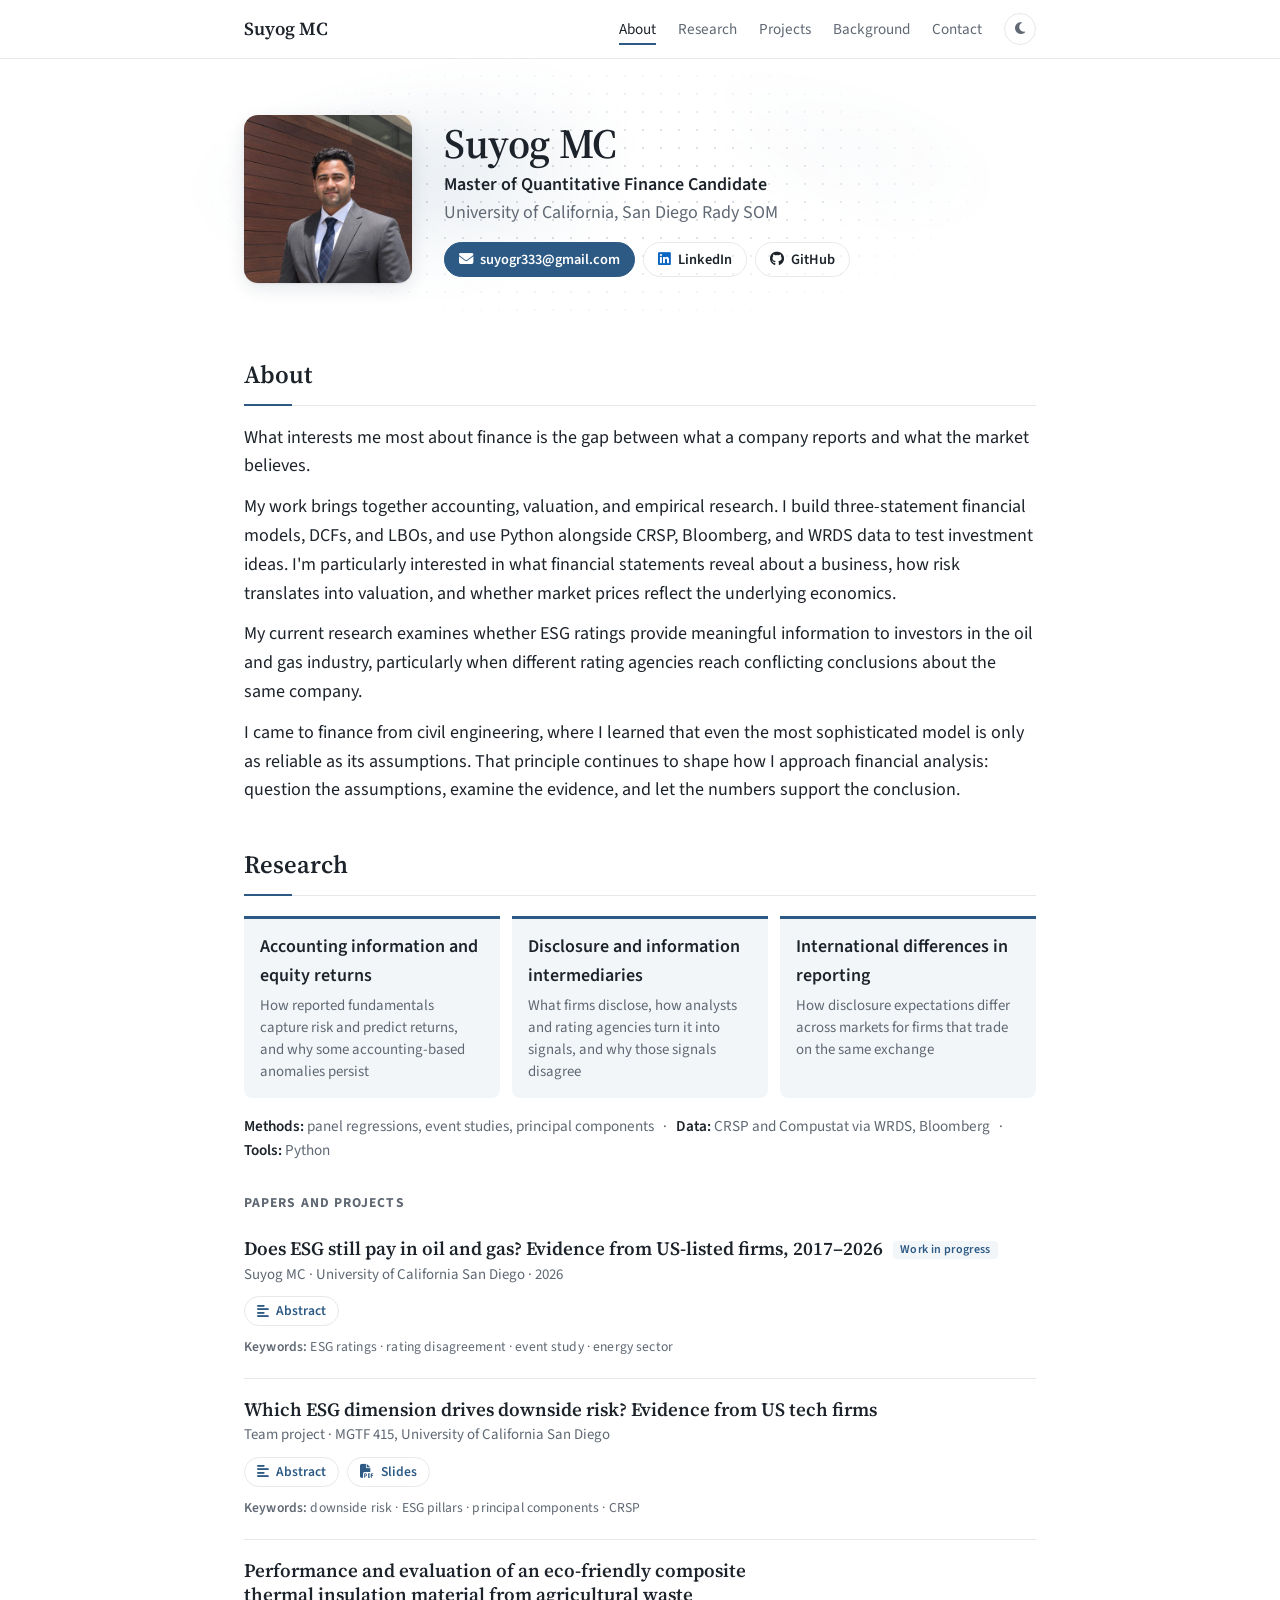
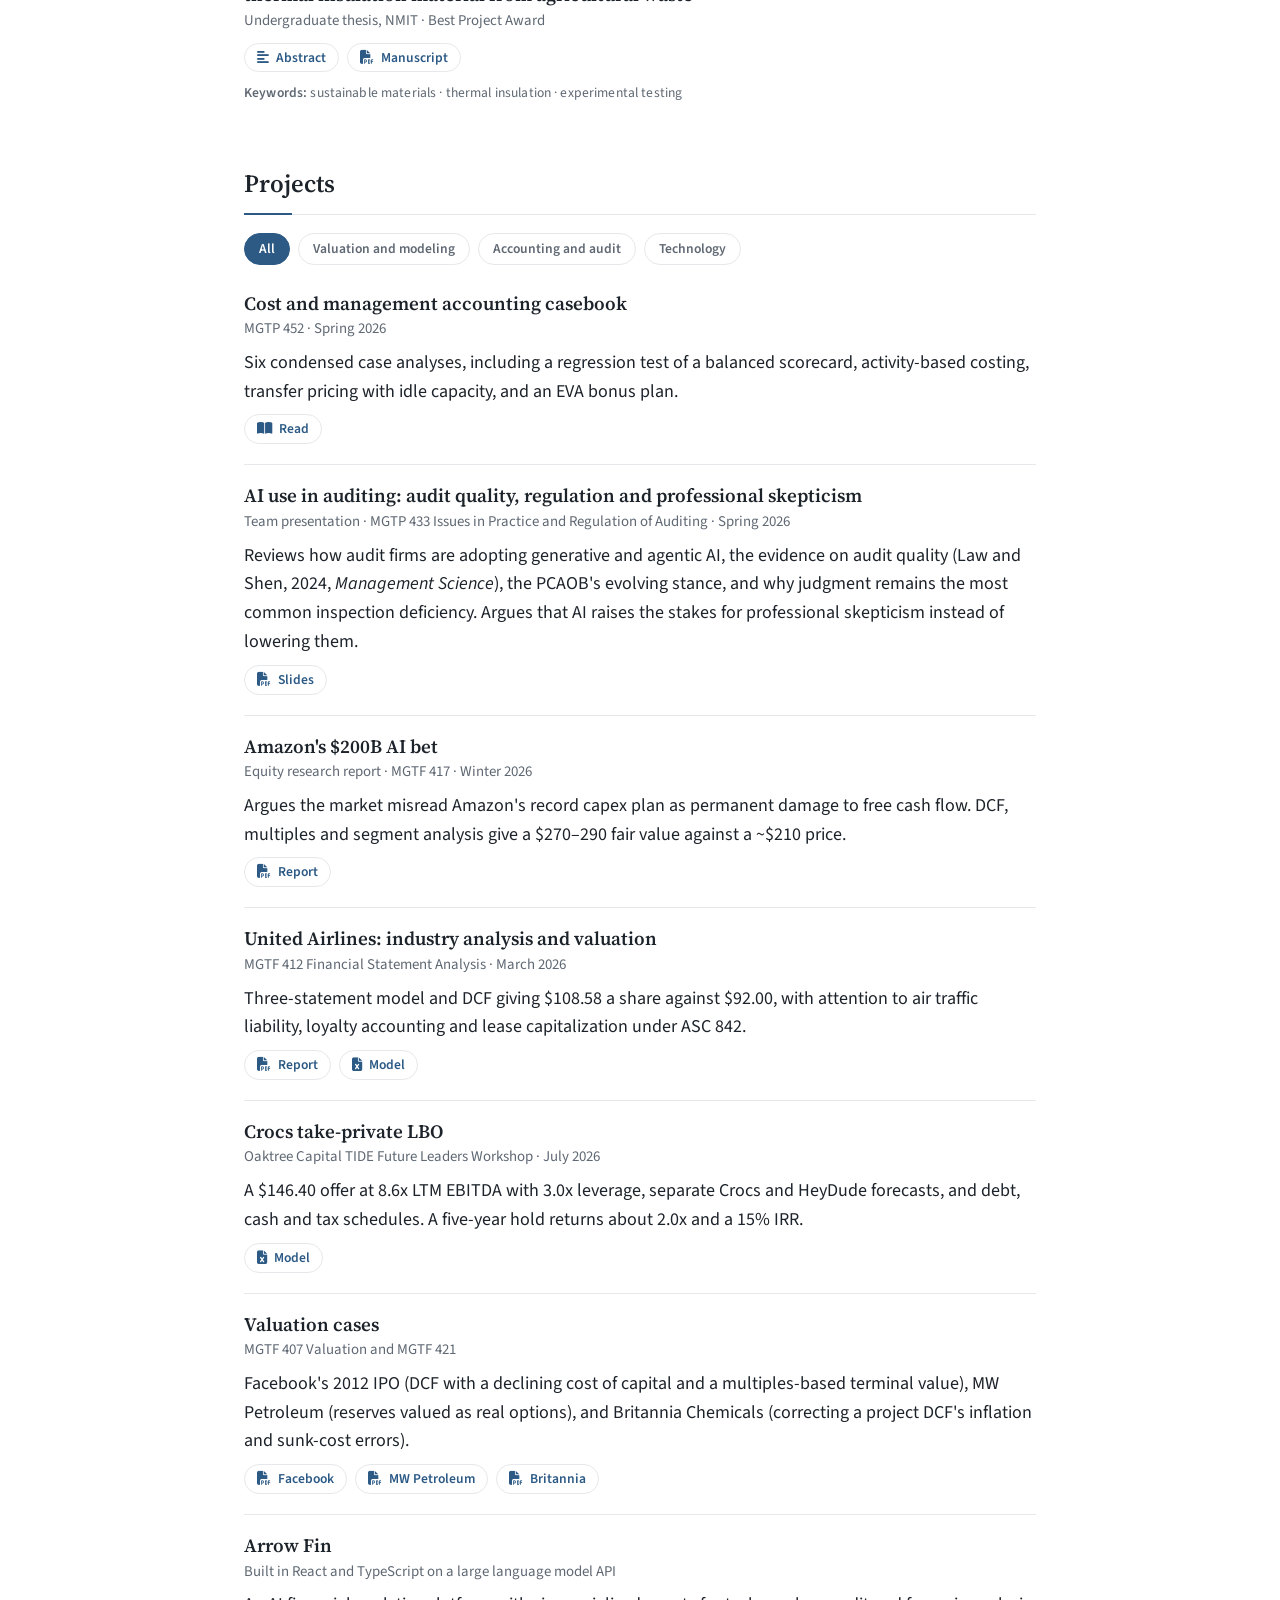
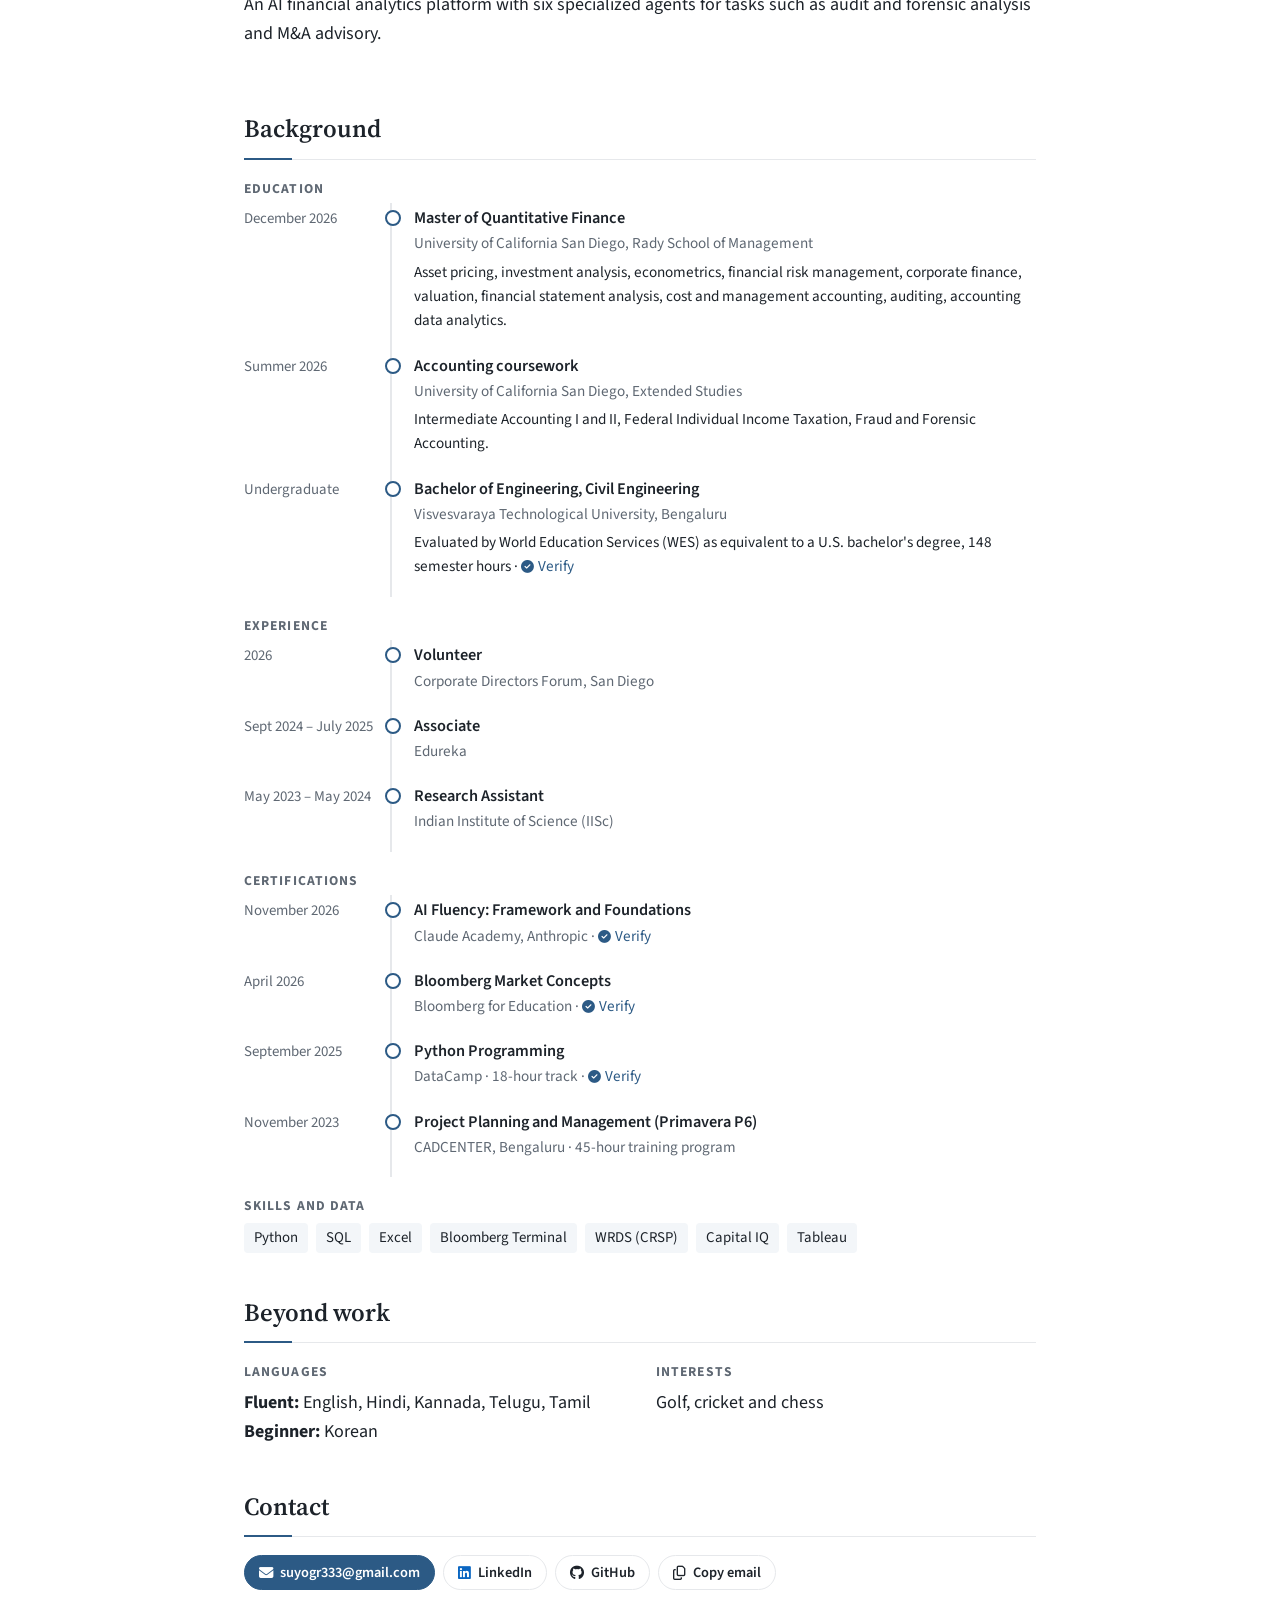
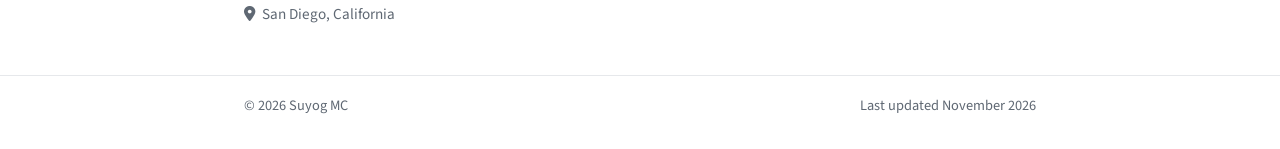
<file: index.html>
<!DOCTYPE html>
<html lang="en">
<head>
<meta charset="utf-8">
<meta name="viewport" content="width=device-width, initial-scale=1">
<title>Suyog MC</title>
<meta name="description" content="Suyog MC: accounting, valuation and empirical finance. Master of Quantitative Finance Candidate, University of California, San Diego Rady SOM.">
<meta property="og:type" content="website">
<meta property="og:title" content="Suyog MC">
<meta property="og:description" content="Accounting, valuation and empirical finance. Master of Quantitative Finance Candidate, UC San Diego Rady School of Management.">
<meta property="og:url" content="https://suyogmc333.github.io/">
<meta property="og:image" content="https://suyogmc333.github.io/assets/suyog-mc-avatar.jpg">
<meta name="twitter:card" content="summary">
<link rel="icon" href="assets/favicon.svg" type="image/svg+xml">
<link rel="preconnect" href="https://fonts.googleapis.com">
<link rel="preconnect" href="https://fonts.gstatic.com" crossorigin>
<link href="https://fonts.googleapis.com/css2?family=Source+Sans+3:wght@400;600;700&family=Source+Serif+4:opsz,wght@8..60,600&display=swap" rel="stylesheet">
<link rel="stylesheet" href="assets/fontawesome/css/all.min.css">
<script>try{var t=localStorage.getItem("theme");if(t)document.documentElement.setAttribute("data-theme",t)}catch(e){}</script>
<link rel="stylesheet" href="styles.css">
</head>
<body>

<header class="nav">
  <div class="wrap">
    <a class="brand" href="#top">Suyog MC</a>
    <nav aria-label="Sections">
      <a href="#about" class="hide-sm">About</a>
      <a href="#research">Research</a>
      <a href="#work">Projects</a>
      <a href="#background" class="hide-sm">Background</a>
      <a href="#contact">Contact</a>
      <button class="theme-toggle" type="button" aria-label="Switch theme"></button>
    </nav>
  </div>
  <div class="progress" aria-hidden="true"></div>
</header>

<main class="wrap" id="top">

  <div class="intro">
    <div class="hero-bg" aria-hidden="true"></div>
    <img src="assets/suyog-mc-avatar.jpg" alt="Portrait of Suyog MC" width="400" height="400">
    <div>
      <h1>Suyog MC</h1>
      <p class="role"><b>Master of Quantitative Finance Candidate</b><br>University of California, San Diego Rady SOM</p>
      <div class="links">
        <a class="pill primary" href="mailto:suyogr333@gmail.com"><i class="fa-solid fa-envelope" aria-hidden="true"></i>suyogr333@gmail.com</a>
        <a class="pill" href="https://www.linkedin.com/in/suyog-mc-561b44314/"><i class="fa-brands fa-linkedin" aria-hidden="true"></i>LinkedIn</a>
        <a class="pill" href="https://github.com/suyogmc333"><i class="fa-brands fa-github" aria-hidden="true"></i>GitHub</a>
      </div>
    </div>
  </div>


  <section id="about">
    <h2>About</h2>
    <div class="prose">
      <p>What interests me most about finance is the gap between what a company reports and what the market believes.</p>
      <p>My work brings together accounting, valuation, and empirical research. I build three-statement financial models, DCFs, and LBOs, and use Python alongside CRSP, Bloomberg, and WRDS data to test investment ideas. I'm particularly interested in what financial statements reveal about a business, how risk translates into valuation, and whether market prices reflect the underlying economics.</p>
      <p>My current research examines whether ESG ratings provide meaningful information to investors in the oil and gas industry, particularly when different rating agencies reach conflicting conclusions about the same company.</p>
      <p>I came to finance from civil engineering, where I learned that even the most sophisticated model is only as reliable as its assumptions. That principle continues to shape how I approach financial analysis: question the assumptions, examine the evidence, and let the numbers support the conclusion.</p>
    </div>
  </section>

  <section id="research">
    <h2>Research</h2>

    <ul class="interests">
      <li><b>Accounting information and equity returns</b><span>How reported fundamentals capture risk and predict returns, and why some accounting-based anomalies persist</span></li>
      <li><b>Disclosure and information intermediaries</b><span>What firms disclose, how analysts and rating agencies turn it into signals, and why those signals disagree</span></li>
      <li><b>International differences in reporting</b><span>How disclosure expectations differ across markets for firms that trade on the same exchange</span></li>
    </ul>
    <p class="methods"><b>Methods:</b> panel regressions, event studies, principal components <span class="sep">·</span> <b>Data:</b> CRSP and Compustat via WRDS, Bloomberg <span class="sep">·</span> <b>Tools:</b> Python</p>

    <h3 class="sub">Papers and projects</h3>

    <div class="entry paper">
      <h3>Does ESG still pay in oil and gas? Evidence from US-listed firms, 2017–2026 <span class="badge">Work in progress</span></h3>
      <p class="meta">Suyog MC · University of California San Diego · 2026</p>
      <div class="files"><button type="button" class="abs-toggle" aria-expanded="true" aria-controls="abs-1"><i class="fa-solid fa-align-left" aria-hidden="true"></i>Abstract</button></div>
      <div class="abstract" id="abs-1"><div>
        <p>Tests whether ESG scores, and each E, S and G pillar on its own, explain shareholder returns for 34 US-listed oil and gas firms from 2017 to 2026, and whether the relationship changed after the 2022 energy shock. The practical question is whether an investor using ESG data would have beaten the sector benchmark.</p>
        <p class="detail">Methods: panel of returns against pillar scores, an event study of five ESG strategy announcements by Shell, BP and Exxon, rating disagreement across Bloomberg, MSCI and Sustainalytics, and ESG-linked DCF scenarios. Data: Bloomberg, WRDS.</p>
      </div></div>
      <p class="keywords">ESG ratings · rating disagreement · event study · energy sector</p>
    </div>

    <div class="entry paper">
      <h3>Which ESG dimension drives downside risk? Evidence from US tech firms</h3>
      <p class="meta">Team project · MGTF 415, University of California San Diego</p>
      <div class="files"><button type="button" class="abs-toggle" aria-expanded="true" aria-controls="abs-2"><i class="fa-solid fa-align-left" aria-hidden="true"></i>Abstract</button><a href="work/esg-downside-risk.pdf"><i class="fa-solid fa-file-pdf" aria-hidden="true"></i>Slides</a></div>
      <div class="abstract" id="abs-2"><div>
        <p>Using about 400 US technology firms from 2015 to 2024, we regress downside volatility (the volatility of each stock's losing months) on total ESG, on the E, S and G pillars together, and on their first principal component. Higher ESG scores go with lower downside risk, and governance shows the strongest link.</p>
        <p class="detail">Data: CRSP via WRDS, Bloomberg ESG scores.</p>
      </div></div>
      <p class="keywords">downside risk · ESG pillars · principal components · CRSP</p>
    </div>

    <div class="entry paper">
      <h3>Performance and evaluation of an eco-friendly composite thermal insulation material from agricultural waste</h3>
      <p class="meta">Undergraduate thesis, NMIT · Best Project Award</p>
      <div class="files"><button type="button" class="abs-toggle" aria-expanded="true" aria-controls="abs-3"><i class="fa-solid fa-align-left" aria-hidden="true"></i>Abstract</button><a href="work/thermal-insulation-manuscript.pdf"><i class="fa-solid fa-file-pdf" aria-hidden="true"></i>Manuscript</a></div>
      <div class="abstract" id="abs-3"><div>
        <p>We made low-density particle boards from bamboo and sugarcane bagasse and tested three layer configurations against Indian Standards. Layering bagasse with bamboo roughly halved water absorption (about 24% against 45%) and cut thickness swelling from 21% to 6%.</p>
      </div></div>
      <p class="keywords">sustainable materials · thermal insulation · experimental testing</p>
    </div>
  </section>

  <section id="work">
    <h2>Projects</h2>
    <div class="filters" role="group" aria-label="Filter projects">
      <button type="button" class="active" data-filter="all">All</button>
      <button type="button" data-filter="valuation">Valuation and modeling</button>
      <button type="button" data-filter="accounting">Accounting and audit</button>
      <button type="button" data-filter="tech">Technology</button>
    </div>

    <div class="entry" data-cat="accounting">
      <h3>Cost and management accounting casebook</h3>
      <p class="meta">MGTP 452 · Spring 2026</p>
      <p class="desc">Six condensed case analyses, including a regression test of a balanced scorecard, activity-based costing, transfer pricing with idle capacity, and an EVA bonus plan.</p>
      <div class="files"><a href="casebook.html"><i class="fa-solid fa-book-open" aria-hidden="true"></i>Read</a></div>
    </div>

    <div class="entry" data-cat="accounting tech">
      <h3>AI use in auditing: audit quality, regulation and professional skepticism</h3>
      <p class="meta">Team presentation · MGTP 433 Issues in Practice and Regulation of Auditing · Spring 2026</p>
      <p class="desc">Reviews how audit firms are adopting generative and agentic AI, the evidence on audit quality (Law and Shen, 2024, <i>Management Science</i>), the PCAOB's evolving stance, and why judgment remains the most common inspection deficiency. Argues that AI raises the stakes for professional skepticism instead of lowering them.</p>
      <div class="files"><a href="work/ai-in-auditing.pdf"><i class="fa-solid fa-file-pdf" aria-hidden="true"></i>Slides</a></div>
    </div>

    <div class="entry" data-cat="valuation">
      <h3>Amazon's $200B AI bet</h3>
      <p class="meta">Equity research report · MGTF 417 · Winter 2026</p>
      <p class="desc">Argues the market misread Amazon's record capex plan as permanent damage to free cash flow. DCF, multiples and segment analysis give a $270–290 fair value against a ~$210 price.</p>
      <div class="files"><a href="work/amazon-valuation-report.pdf"><i class="fa-solid fa-file-pdf" aria-hidden="true"></i>Report</a></div>
    </div>

    <div class="entry" data-cat="valuation">
      <h3>United Airlines: industry analysis and valuation</h3>
      <p class="meta">MGTF 412 Financial Statement Analysis · March 2026</p>
      <p class="desc">Three-statement model and DCF giving $108.58 a share against $92.00, with attention to air traffic liability, loyalty accounting and lease capitalization under ASC 842.</p>
      <div class="files"><a href="work/ual-valuation-report.pdf"><i class="fa-solid fa-file-pdf" aria-hidden="true"></i>Report</a><a href="work/ual-financial-model.xlsx"><i class="fa-solid fa-file-excel" aria-hidden="true"></i>Model</a></div>
    </div>

    <div class="entry" data-cat="valuation">
      <h3>Crocs take-private LBO</h3>
      <p class="meta">Oaktree Capital TIDE Future Leaders Workshop · July 2026</p>
      <p class="desc">A $146.40 offer at 8.6x LTM EBITDA with 3.0x leverage, separate Crocs and HeyDude forecasts, and debt, cash and tax schedules. A five-year hold returns about 2.0x and a 15% IRR.</p>
      <div class="files"><a href="work/crocs-lbo-model.xlsx"><i class="fa-solid fa-file-excel" aria-hidden="true"></i>Model</a></div>
    </div>

    <div class="entry" data-cat="valuation">
      <h3>Valuation cases</h3>
      <p class="meta">MGTF 407 Valuation and MGTF 421</p>
      <p class="desc">Facebook's 2012 IPO (DCF with a declining cost of capital and a multiples-based terminal value), MW Petroleum (reserves valued as real options), and Britannia Chemicals (correcting a project DCF's inflation and sunk-cost errors).</p>
      <div class="files"><a href="work/facebook-ipo.pdf"><i class="fa-solid fa-file-pdf" aria-hidden="true"></i>Facebook</a><a href="work/mw-petroleum-real-options.pdf"><i class="fa-solid fa-file-pdf" aria-hidden="true"></i>MW Petroleum</a><a href="work/britannia-merseyside.pdf"><i class="fa-solid fa-file-pdf" aria-hidden="true"></i>Britannia</a></div>
    </div>

    <div class="entry" data-cat="tech">
      <h3>Arrow Fin</h3>
      <p class="meta">Built in React and TypeScript on a large language model API</p>
      <p class="desc">An AI financial analytics platform with six specialized agents for tasks such as audit and forensic analysis and M&amp;A advisory.</p>
    </div>
  </section>

  <section id="background">
    <h2>Background</h2>
    <h3 class="sub">Education</h3>
    <div class="cv-row"><span class="when">December 2026</span><div><h3>Master of Quantitative Finance</h3><p class="org">University of California San Diego, Rady School of Management</p><p class="desc">Asset pricing, investment analysis, econometrics, financial risk management, corporate finance, valuation, financial statement analysis, cost and management accounting, auditing, accounting data analytics.</p></div></div>
    <div class="cv-row"><span class="when">Summer 2026</span><div><h3>Accounting coursework</h3><p class="org">University of California San Diego, Extended Studies</p><p class="desc">Intermediate Accounting I and II, Federal Individual Income Taxation, Fraud and Forensic Accounting.</p></div></div>
    <div class="cv-row"><span class="when">Undergraduate</span><div><h3>Bachelor of Engineering, Civil Engineering</h3><p class="org">Visvesvaraya Technological University, Bengaluru</p><p class="desc">Evaluated by World Education Services (WES) as equivalent to a U.S. bachelor's degree, 148 semester hours · <a href="https://badges.wes.org/Evidence?i=5ef2e7b6-7db2-4c1f-a391-4ad1450ddd0e&amp;type=us"><i class="fa-solid fa-circle-check" aria-hidden="true"></i>Verify</a></p></div></div>

    <h3 class="sub">Experience</h3>
    <div class="cv-row"><span class="when">2026</span><div><h3>Volunteer</h3><p class="org">Corporate Directors Forum, San Diego</p></div></div>
    <div class="cv-row"><span class="when">Sept 2024 – July 2025</span><div><h3>Associate</h3><p class="org">Edureka</p></div></div>
    <div class="cv-row"><span class="when">May 2023 – May 2024</span><div><h3>Research Assistant</h3><p class="org">Indian Institute of Science (IISc)</p></div></div>

    <h3 class="sub">Certifications</h3>
    <div class="cv-row"><span class="when">November 2026</span><div><h3>AI Fluency: Framework and Foundations</h3><p class="org">Claude Academy, Anthropic · <a href="https://academy.claude.com/verify/12e2d61b091cbef04e90505a4654c4b0"><i class="fa-solid fa-circle-check" aria-hidden="true"></i>Verify</a></p></div></div>
    <div class="cv-row"><span class="when">April 2026</span><div><h3>Bloomberg Market Concepts</h3><p class="org">Bloomberg for Education · <a href="https://portal.bloombergforeducation.com/certificates/pGGdzAM1WZdEnH4XAJesu8HA"><i class="fa-solid fa-circle-check" aria-hidden="true"></i>Verify</a></p></div></div>
    <div class="cv-row"><span class="when">September 2025</span><div><h3>Python Programming</h3><p class="org">DataCamp · 18-hour track · <a href="https://www.datacamp.com/completed/statement-of-accomplishment/track/f2218a5eaa8f68269bfab9167956a35afdd7b692"><i class="fa-solid fa-circle-check" aria-hidden="true"></i>Verify</a></p></div></div>
    <div class="cv-row"><span class="when">November 2023</span><div><h3>Project Planning and Management (Primavera P6)</h3><p class="org">CADCENTER, Bengaluru · 45-hour training program</p></div></div>

    <h3 class="sub">Skills and data</h3>
    <div class="skills"><span>Python</span><span>SQL</span><span>Excel</span><span>Bloomberg Terminal</span><span>WRDS (CRSP)</span><span>Capital IQ</span><span>Tableau</span></div>
  </section>

  <section id="beyond">
    <h2>Beyond work</h2>
    <div class="beyond">
      <div><h3>Languages</h3><p><b>Fluent:</b> English, Hindi, Kannada, Telugu, Tamil<br><b>Beginner:</b> Korean</p></div>
      <div><h3>Interests</h3><p>Golf, cricket and chess</p></div>
    </div>
  </section>

  <section id="contact">
    <h2>Contact</h2>
    <div class="links contact-links">
      <a class="pill primary" href="mailto:suyogr333@gmail.com"><i class="fa-solid fa-envelope" aria-hidden="true"></i>suyogr333@gmail.com</a>
      <a class="pill" href="https://www.linkedin.com/in/suyog-mc-561b44314/"><i class="fa-brands fa-linkedin" aria-hidden="true"></i>LinkedIn</a>
      <a class="pill" href="https://github.com/suyogmc333"><i class="fa-brands fa-github" aria-hidden="true"></i>GitHub</a>
      <button class="pill copy-email" type="button" data-email="suyogr333@gmail.com"><i class="fa-regular fa-copy" aria-hidden="true"></i>Copy email</button>
    </div>
    <p class="location"><i class="fa-solid fa-location-dot" aria-hidden="true"></i>San Diego, California</p>
  </section>

</main>

<footer>
  <div class="wrap"><span>© 2026 Suyog MC</span><span>Last updated November 2026</span></div>
</footer>

<div class="toast" role="status" aria-live="polite"></div>
<button class="to-top" type="button" aria-label="Back to top"><i class="fa-solid fa-arrow-up" aria-hidden="true"></i></button>
<script src="site.js" defer></script>
</body>
</html>
</file>
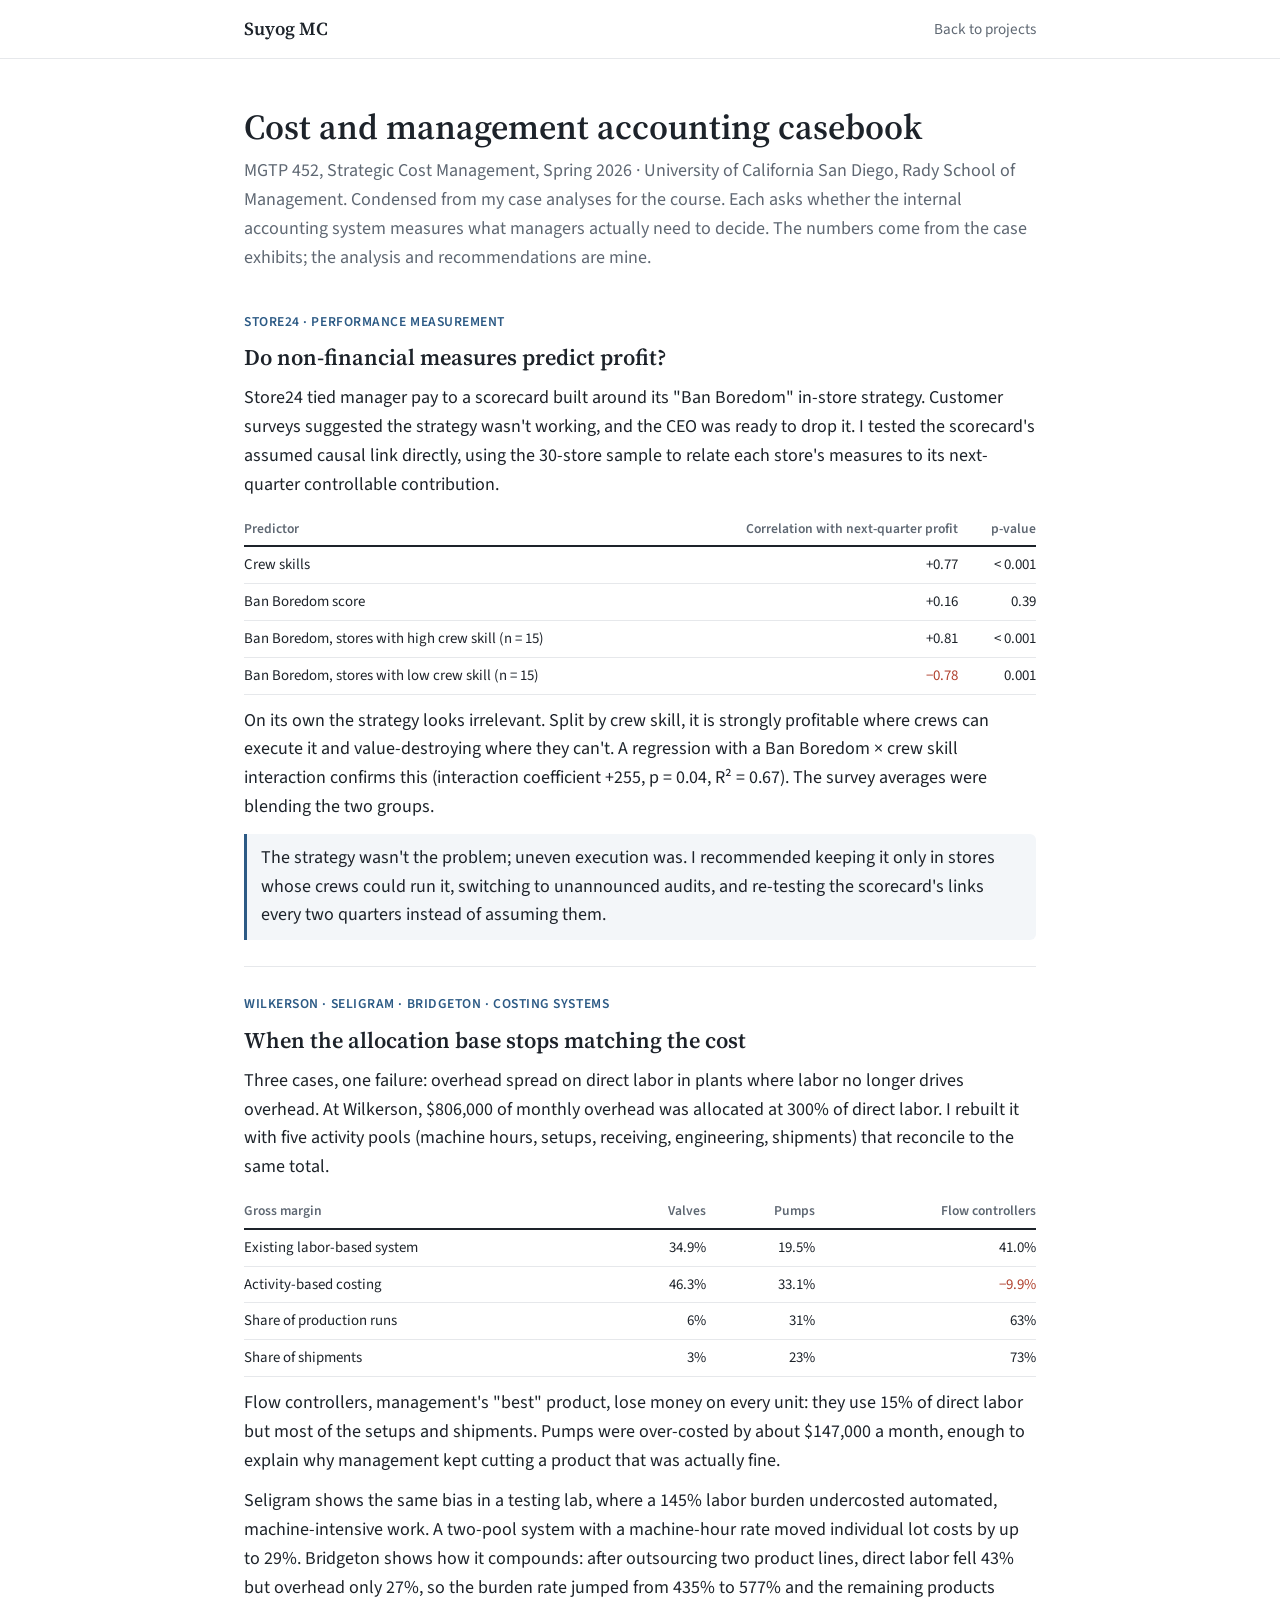
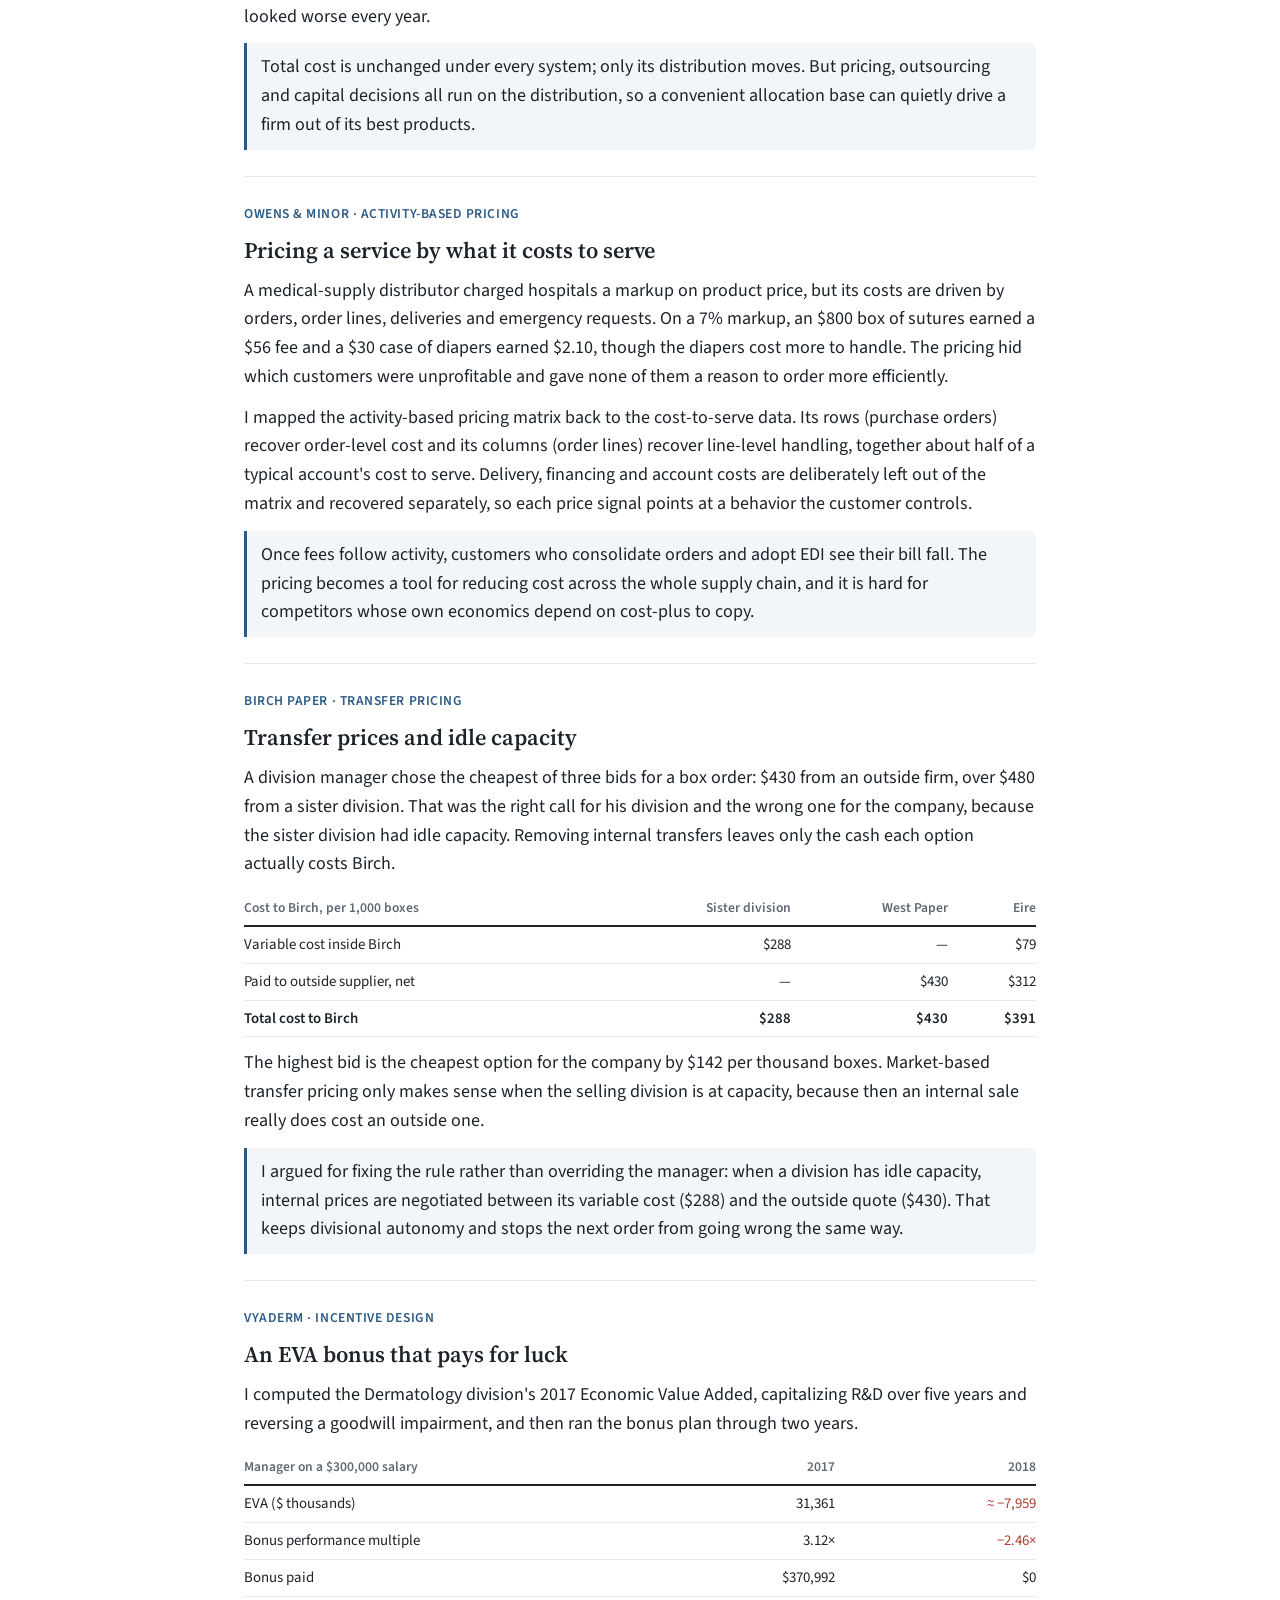
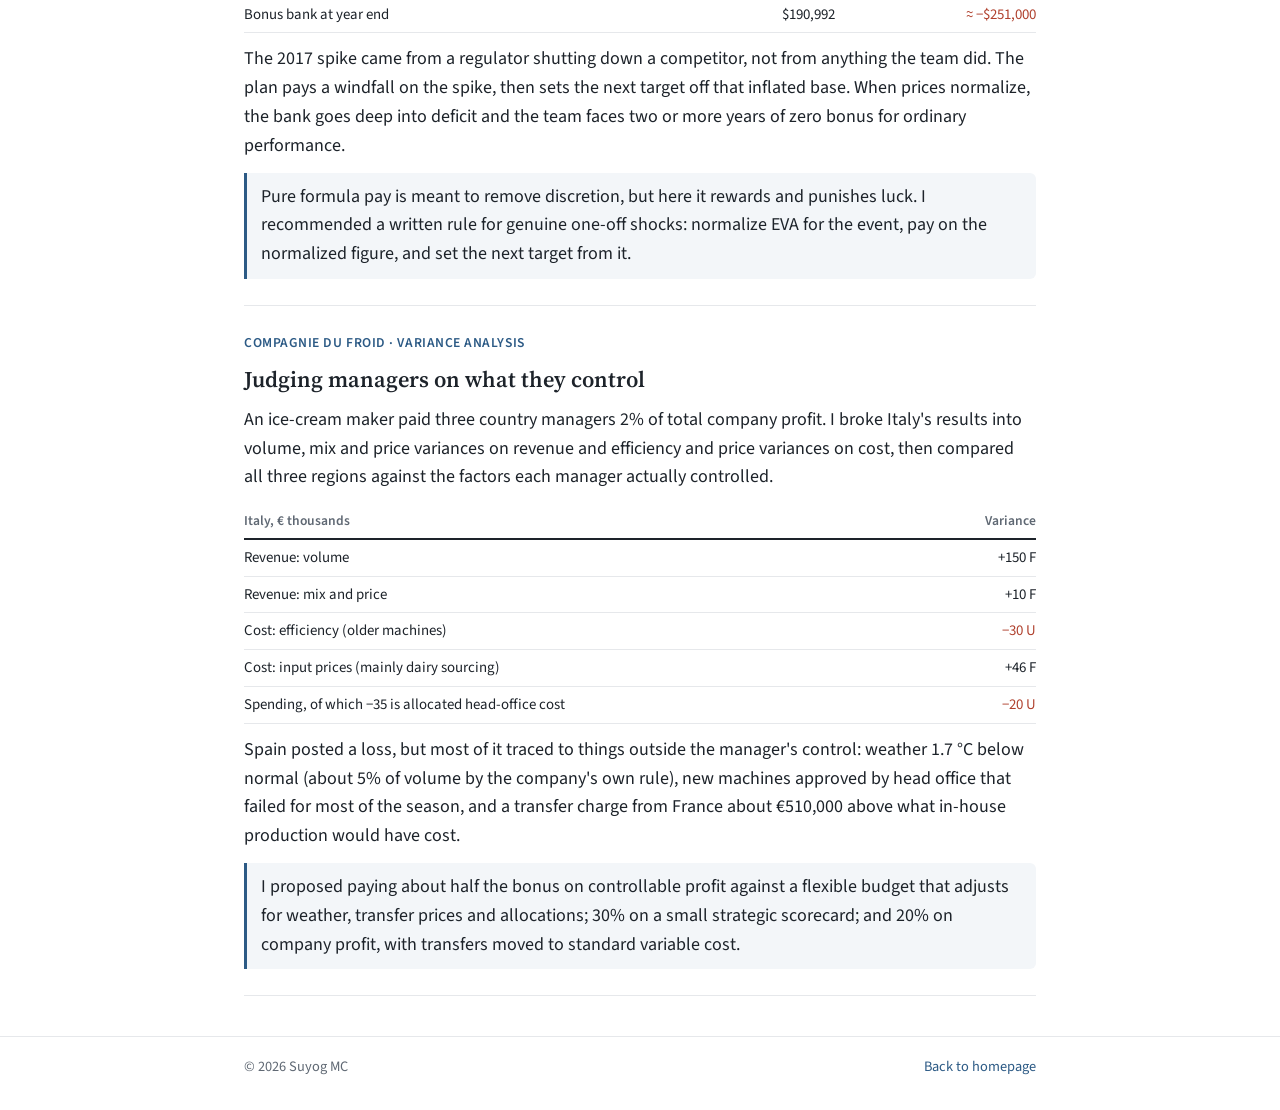
<file: casebook.html>
<!DOCTYPE html>
<html lang="en">
<head>
<meta charset="utf-8">
<meta name="viewport" content="width=device-width, initial-scale=1">
<title>Cost and Management Accounting Casebook</title>
<meta name="description" content="Suyog MC: condensed cost and management accounting case analyses, MGTP 452, University of California San Diego, Rady School of Management.">
<link rel="preconnect" href="https://fonts.googleapis.com">
<link rel="preconnect" href="https://fonts.gstatic.com" crossorigin>
<link href="https://fonts.googleapis.com/css2?family=Source+Sans+3:wght@400;600;700&family=Source+Serif+4:opsz,wght@8..60,600&display=swap" rel="stylesheet">
<script>try{var t=localStorage.getItem("theme");if(t)document.documentElement.setAttribute("data-theme",t)}catch(e){}</script>
<link rel="stylesheet" href="styles.css">
</head>
<body>
<header class="nav">
  <div class="wrap">
    <a class="brand" href="index.html">Suyog MC</a>
    <nav aria-label="Site"><a href="index.html#work">Back to projects</a></nav>
  </div>
</header>
<main class="wrap">
  <div class="page-title">
    <h1>Cost and management accounting casebook</h1>
    <p>MGTP 452, Strategic Cost Management, Spring 2026 · University of California San Diego, Rady School of Management. Condensed from my case analyses for the course. Each asks whether the internal accounting system measures what managers actually need to decide. The numbers come from the case exhibits; the analysis and recommendations are mine.</p>
  </div>
    <article class="case">
      <span class="tag">Store24 · Performance measurement</span>

        <h2>Do non-financial measures predict profit?</h2>
        <p>Store24 tied manager pay to a scorecard built around its "Ban Boredom" in-store strategy. Customer surveys suggested the strategy wasn't working, and the CEO was ready to drop it. I tested the scorecard's assumed causal link directly, using the 30-store sample to relate each store's measures to its next-quarter controllable contribution.</p>
        <div class="table-scroll">
          <table class="num">
            <thead><tr><th>Predictor</th><th>Correlation with next-quarter profit</th><th>p-value</th></tr></thead>
            <tbody>
              <tr><td>Crew skills</td><td>+0.77</td><td>&lt; 0.001</td></tr>
              <tr><td>Ban Boredom score</td><td>+0.16</td><td>0.39</td></tr>
              <tr><td>Ban Boredom, stores with high crew skill (n = 15)</td><td>+0.81</td><td>&lt; 0.001</td></tr>
              <tr><td>Ban Boredom, stores with low crew skill (n = 15)</td><td class="neg">−0.78</td><td>0.001</td></tr>
            </tbody>
          </table>
        </div>
        <p>On its own the strategy looks irrelevant. Split by crew skill, it is strongly profitable where crews can execute it and value-destroying where they can't. A regression with a Ban Boredom × crew skill interaction confirms this (interaction coefficient +255, p = 0.04, R² = 0.67). The survey averages were blending the two groups.</p>
        <p class="take">The strategy wasn't the problem; uneven execution was. I recommended keeping it only in stores whose crews could run it, switching to unannounced audits, and re-testing the scorecard's links every two quarters instead of assuming them.</p>
    </article>
    <article class="case">
      <span class="tag">Wilkerson · Seligram · Bridgeton · Costing systems</span>

        <h2>When the allocation base stops matching the cost</h2>
        <p>Three cases, one failure: overhead spread on direct labor in plants where labor no longer drives overhead. At Wilkerson, $806,000 of monthly overhead was allocated at 300% of direct labor. I rebuilt it with five activity pools (machine hours, setups, receiving, engineering, shipments) that reconcile to the same total.</p>
        <div class="table-scroll">
          <table class="num">
            <thead><tr><th>Gross margin</th><th>Valves</th><th>Pumps</th><th>Flow controllers</th></tr></thead>
            <tbody>
              <tr><td>Existing labor-based system</td><td>34.9%</td><td>19.5%</td><td>41.0%</td></tr>
              <tr><td>Activity-based costing</td><td>46.3%</td><td>33.1%</td><td class="neg">−9.9%</td></tr>
              <tr><td>Share of production runs</td><td>6%</td><td>31%</td><td>63%</td></tr>
              <tr><td>Share of shipments</td><td>3%</td><td>23%</td><td>73%</td></tr>
            </tbody>
          </table>
        </div>
        <p>Flow controllers, management's "best" product, lose money on every unit: they use 15% of direct labor but most of the setups and shipments. Pumps were over-costed by about $147,000 a month, enough to explain why management kept cutting a product that was actually fine.</p>
        <p>Seligram shows the same bias in a testing lab, where a 145% labor burden undercosted automated, machine-intensive work. A two-pool system with a machine-hour rate moved individual lot costs by up to 29%. Bridgeton shows how it compounds: after outsourcing two product lines, direct labor fell 43% but overhead only 27%, so the burden rate jumped from 435% to 577% and the remaining products looked worse every year.</p>
        <p class="take">Total cost is unchanged under every system; only its distribution moves. But pricing, outsourcing and capital decisions all run on the distribution, so a convenient allocation base can quietly drive a firm out of its best products.</p>
    </article>
    <article class="case">
      <span class="tag">Owens &amp; Minor · Activity-based pricing</span>

        <h2>Pricing a service by what it costs to serve</h2>
        <p>A medical-supply distributor charged hospitals a markup on product price, but its costs are driven by orders, order lines, deliveries and emergency requests. On a 7% markup, an $800 box of sutures earned a $56 fee and a $30 case of diapers earned $2.10, though the diapers cost more to handle. The pricing hid which customers were unprofitable and gave none of them a reason to order more efficiently.</p>
        <p>I mapped the activity-based pricing matrix back to the cost-to-serve data. Its rows (purchase orders) recover order-level cost and its columns (order lines) recover line-level handling, together about half of a typical account's cost to serve. Delivery, financing and account costs are deliberately left out of the matrix and recovered separately, so each price signal points at a behavior the customer controls.</p>
        <p class="take">Once fees follow activity, customers who consolidate orders and adopt EDI see their bill fall. The pricing becomes a tool for reducing cost across the whole supply chain, and it is hard for competitors whose own economics depend on cost-plus to copy.</p>
    </article>
    <article class="case">
      <span class="tag">Birch Paper · Transfer pricing</span>

        <h2>Transfer prices and idle capacity</h2>
        <p>A division manager chose the cheapest of three bids for a box order: $430 from an outside firm, over $480 from a sister division. That was the right call for his division and the wrong one for the company, because the sister division had idle capacity. Removing internal transfers leaves only the cash each option actually costs Birch.</p>
        <div class="table-scroll">
          <table class="num">
            <thead><tr><th>Cost to Birch, per 1,000 boxes</th><th>Sister division</th><th>West Paper</th><th>Eire</th></tr></thead>
            <tbody>
              <tr><td>Variable cost inside Birch</td><td>$288</td><td>—</td><td>$79</td></tr>
              <tr><td>Paid to outside supplier, net</td><td>—</td><td>$430</td><td>$312</td></tr>
              <tr class="total"><td>Total cost to Birch</td><td>$288</td><td>$430</td><td>$391</td></tr>
            </tbody>
          </table>
        </div>
        <p>The highest bid is the cheapest option for the company by $142 per thousand boxes. Market-based transfer pricing only makes sense when the selling division is at capacity, because then an internal sale really does cost an outside one.</p>
        <p class="take">I argued for fixing the rule rather than overriding the manager: when a division has idle capacity, internal prices are negotiated between its variable cost ($288) and the outside quote ($430). That keeps divisional autonomy and stops the next order from going wrong the same way.</p>
    </article>
    <article class="case">
      <span class="tag">Vyaderm · Incentive design</span>

        <h2>An EVA bonus that pays for luck</h2>
        <p>I computed the Dermatology division's 2017 Economic Value Added, capitalizing R&amp;D over five years and reversing a goodwill impairment, and then ran the bonus plan through two years.</p>
        <div class="table-scroll">
          <table class="num">
            <thead><tr><th>Manager on a $300,000 salary</th><th>2017</th><th>2018</th></tr></thead>
            <tbody>
              <tr><td>EVA ($ thousands)</td><td>31,361</td><td class="neg">≈ −7,959</td></tr>
              <tr><td>Bonus performance multiple</td><td>3.12×</td><td class="neg">−2.46×</td></tr>
              <tr><td>Bonus paid</td><td>$370,992</td><td>$0</td></tr>
              <tr><td>Bonus bank at year end</td><td>$190,992</td><td class="neg">≈ −$251,000</td></tr>
            </tbody>
          </table>
        </div>
        <p>The 2017 spike came from a regulator shutting down a competitor, not from anything the team did. The plan pays a windfall on the spike, then sets the next target off that inflated base. When prices normalize, the bank goes deep into deficit and the team faces two or more years of zero bonus for ordinary performance.</p>
        <p class="take">Pure formula pay is meant to remove discretion, but here it rewards and punishes luck. I recommended a written rule for genuine one-off shocks: normalize EVA for the event, pay on the normalized figure, and set the next target from it.</p>
    </article>
    <article class="case">
      <span class="tag">Compagnie du Froid · Variance analysis</span>

        <h2>Judging managers on what they control</h2>
        <p>An ice-cream maker paid three country managers 2% of total company profit. I broke Italy's results into volume, mix and price variances on revenue and efficiency and price variances on cost, then compared all three regions against the factors each manager actually controlled.</p>
        <div class="table-scroll">
          <table class="num">
            <thead><tr><th>Italy, € thousands</th><th>Variance</th></tr></thead>
            <tbody>
              <tr><td>Revenue: volume</td><td>+150 F</td></tr>
              <tr><td>Revenue: mix and price</td><td>+10 F</td></tr>
              <tr><td>Cost: efficiency (older machines)</td><td class="neg">−30 U</td></tr>
              <tr><td>Cost: input prices (mainly dairy sourcing)</td><td>+46 F</td></tr>
              <tr><td>Spending, of which −35 is allocated head-office cost</td><td class="neg">−20 U</td></tr>
            </tbody>
          </table>
        </div>
        <p>Spain posted a loss, but most of it traced to things outside the manager's control: weather 1.7 °C below normal (about 5% of volume by the company's own rule), new machines approved by head office that failed for most of the season, and a transfer charge from France about €510,000 above what in-house production would have cost.</p>
        <p class="take">I proposed paying about half the bonus on controllable profit against a flexible budget that adjusts for weather, transfer prices and allocations; 30% on a small strategic scorecard; and 20% on company profit, with transfers moved to standard variable cost.</p>
    </article>
</main>
<footer>
  <div class="wrap"><span>© 2026 Suyog MC</span><a href="index.html">Back to homepage</a></div>
</footer>
</body>
</html>
</file>
<file: styles.css>
/* Suyog MC — academic homepage.
   One narrow column, white page, small round portrait, serif headings, one muted blue accent. */
:root {
  --bg: #ffffff;
  --ink: #1d232a;
  --muted: #5f6873;
  --rule: #e6e8eb;
  --accent: #2c5a85;
  --soft: #f3f6f9;
  --neg: #b0412e;
  --font-head: "Source Serif 4", Georgia, "Times New Roman", serif;
  --font-body: "Source Sans 3", "Helvetica Neue", Arial, sans-serif;
  color-scheme: light;
}
@media (prefers-color-scheme: dark) {
  :root:not([data-theme="light"]) { --bg: #12161b; --ink: #e6e8eb; --muted: #a0a8b2; --rule: #262d35; --accent: #8db8e3; --soft: #1a2027; --neg: #ef8b75; color-scheme: dark; }
}
:root[data-theme="dark"] { --bg: #12161b; --ink: #e6e8eb; --muted: #a0a8b2; --rule: #262d35; --accent: #8db8e3; --soft: #1a2027; --neg: #ef8b75; color-scheme: dark; }

* { box-sizing: border-box; }
html { scroll-behavior: smooth; scroll-padding-top: 72px; }
@media (prefers-reduced-motion: reduce) { html { scroll-behavior: auto; } }
body { margin: 0; background: var(--bg); color: var(--ink); font-family: var(--font-body); font-size: 18px; line-height: 1.6; -webkit-font-smoothing: antialiased; }
h1, h2, h3 { font-family: var(--font-head); font-weight: 600; margin: 0; text-wrap: balance; }
p { margin: 0; }
a { color: var(--accent); text-decoration: none; }
a:hover { text-decoration: underline; text-underline-offset: 3px; }
a:focus-visible { outline: 2px solid var(--accent); outline-offset: 2px; border-radius: 3px; }
img { max-width: 100%; display: block; }
.wrap { max-width: 840px; margin: 0 auto; padding: 0 24px; }

/* Nav */
.nav { position: sticky; top: 0; z-index: 5; background: var(--bg); border-bottom: 1px solid var(--rule); }
.nav .wrap { display: flex; justify-content: space-between; align-items: center; height: 58px; gap: 16px; }
.nav .brand { font-family: var(--font-head); font-weight: 600; font-size: 1.15rem; color: var(--ink); }
.nav nav { display: flex; gap: 22px; }
.nav nav a { color: var(--muted); font-size: 0.95rem; }
.nav nav a:hover { color: var(--accent); text-decoration: none; }
@media (max-width: 640px) { .nav nav a.hide-sm { display: none; } }

/* Intro */
.intro { display: flex; gap: 32px; align-items: center; padding: 56px 0 40px; }
.intro img { width: 168px; height: 168px; border-radius: 14px; object-fit: contain; flex: none; box-shadow: 0 1px 2px rgba(0,0,0,0.08), 0 6px 18px rgba(20,40,60,0.10); }
.intro h1 { font-size: 2.6rem; line-height: 1.1; letter-spacing: -0.01em; }
.intro .tagline { color: var(--accent); font-weight: 600; margin-top: 6px; }
.intro .role { color: var(--muted); margin-top: 4px; }
.intro .links { display: flex; flex-wrap: wrap; gap: 8px; margin-top: 14px; }
.pill { display: inline-flex; align-items: center; font-size: 0.9rem; font-weight: 600; padding: 5px 14px; border: 1px solid var(--rule); border-radius: 999px; color: var(--ink); }
.pill:hover { border-color: var(--accent); color: var(--accent); text-decoration: none; }
.pill.primary { background: var(--accent); border-color: var(--accent); color: #fff; }
.pill.primary:hover { color: #fff; filter: brightness(1.1); }
@media (max-width: 560px) { .intro { flex-direction: column; align-items: flex-start; gap: 18px; padding-top: 32px; } .intro img { width: 132px; height: 132px; } .intro h1 { font-size: 2.1rem; } }

/* Sections */
section { padding: 32px 0 8px; }
section > h2 { font-size: 1.55rem; padding-bottom: 10px; border-bottom: 1px solid var(--rule); margin-bottom: 18px; position: relative; }
section > h2::after { content: ""; position: absolute; left: 0; bottom: -1px; width: 48px; height: 2px; background: var(--accent); }
.prose { display: flex; flex-direction: column; gap: 12px; }
.interests { list-style: none; margin: 20px 0 0; padding: 0; display: grid; grid-template-columns: repeat(3, minmax(0, 1fr)); gap: 12px; }
@media (max-width: 720px) { .interests { grid-template-columns: 1fr; } }
.interests li { background: var(--soft); border-top: 3px solid var(--accent); padding: 14px 16px; border-radius: 0 0 8px 8px; }
.interests b { font-weight: 600; }
.interests span { color: var(--muted); display: block; font-size: 0.93rem; margin-top: 4px; line-height: 1.5; }

/* Entries */
.entry { padding: 18px 0 20px; border-bottom: 1px solid var(--rule); }
.entry:last-child { border-bottom: none; }
.entry h3 { font-size: 1.18rem; line-height: 1.3; }
.entry .meta { color: var(--muted); font-size: 0.93rem; margin-top: 2px; }
.entry p.desc { margin-top: 8px; }
.entry .detail { color: var(--muted); font-size: 0.93rem; margin-top: 6px; }
.badge { display: inline-block; font-family: var(--font-body); font-size: 0.75rem; font-weight: 600; letter-spacing: 0.03em; color: var(--accent); background: var(--soft); border-radius: 4px; padding: 1px 7px; margin-left: 6px; vertical-align: 2px; }
.files { display: flex; flex-wrap: wrap; gap: 6px 14px; margin-top: 8px; font-size: 0.93rem; font-weight: 600; }
.files { gap: 8px; }
.files a { font-size: 0.85rem; padding: 3px 12px; border: 1px solid var(--rule); border-radius: 999px; background: var(--bg); }
.files a:hover { border-color: var(--accent); text-decoration: none; }
.files a i { color: var(--accent); }

/* Background */
.cv-row { display: grid; grid-template-columns: 130px 1fr; gap: 16px; padding: 10px 0; }
.cv-row .when { color: var(--muted); font-size: 0.93rem; padding-top: 2px; }
.cv-row h3 { font-family: var(--font-body); font-size: 1.02rem; font-weight: 600; }
.cv-row .org { color: var(--muted); font-size: 0.95rem; }
.cv-row p.desc { font-size: 0.95rem; margin-top: 4px; }
@media (max-width: 560px) { .cv-row { grid-template-columns: 1fr; gap: 2px; } }
h3.sub { font-family: var(--font-body); font-size: 0.85rem; font-weight: 700; letter-spacing: 0.08em; text-transform: uppercase; color: var(--muted); margin: 18px 0 4px; }
.skills { display: flex; flex-wrap: wrap; gap: 8px; margin-top: 6px; }
.skills span { background: var(--soft); border-radius: 4px; padding: 3px 10px; font-size: 0.93rem; }

footer { margin-top: 40px; border-top: 1px solid var(--rule); }
footer .wrap { display: flex; justify-content: space-between; flex-wrap: wrap; gap: 8px; padding-top: 18px; padding-bottom: 32px; color: var(--muted); font-size: 0.9rem; }

/* Casebook */
.page-title { padding: 48px 0 12px; }
.page-title h1 { font-size: 2.2rem; line-height: 1.15; }
.page-title p { color: var(--muted); margin-top: 10px; }
.case { padding: 26px 0; border-bottom: 1px solid var(--rule); display: flex; flex-direction: column; gap: 12px; }
.case .tag { color: var(--accent); font-size: 0.85rem; font-weight: 600; letter-spacing: 0.04em; text-transform: uppercase; }
.case h2 { font-size: 1.4rem; line-height: 1.25; }
.table-scroll { overflow-x: auto; }
.num { width: 100%; border-collapse: collapse; font-variant-numeric: tabular-nums; font-size: 0.93rem; }
.num th { text-align: right; font-weight: 600; color: var(--muted); padding: 6px 0 6px 12px; border-bottom: 2px solid var(--ink); font-size: 0.85rem; }
.num th:first-child, .num td:first-child { text-align: left; padding-left: 0; }
.num td { text-align: right; padding: 6px 0 6px 12px; border-bottom: 1px solid var(--rule); }
.num tr.total td { font-weight: 600; border-top: 1px solid var(--ink); }
.neg { color: var(--neg); }
.take { background: var(--soft); border-left: 3px solid var(--accent); padding: 10px 14px; border-radius: 0 6px 6px 0; }

/* Personal brand additions */
.intro .role b { color: var(--ink); font-weight: 600; }
.strengths { list-style: none; margin: 20px 0 0; padding: 0; display: grid; grid-template-columns: repeat(2, minmax(0, 1fr)); gap: 12px; }
@media (max-width: 640px) { .strengths { grid-template-columns: 1fr; } }
.strengths li { background: var(--soft); border-top: 3px solid var(--accent); padding: 14px 16px 16px; border-radius: 0 0 8px 8px; }
.strengths b { display: block; font-weight: 600; }
.strengths span { display: block; color: var(--muted); font-size: 0.93rem; margin-top: 4px; line-height: 1.5; }
.glance { display: grid; grid-template-columns: repeat(4, minmax(0, 1fr)); gap: 12px; margin: 4px 0 8px; }
@media (max-width: 640px) { .glance { grid-template-columns: repeat(2, minmax(0, 1fr)); } }
.glance div { border: 1px solid var(--rule); border-radius: 8px; padding: 12px 14px; }
.glance b { display: block; font-family: var(--font-head); font-size: 1.6rem; line-height: 1.1; color: var(--accent); font-variant-numeric: tabular-nums; }
.glance span { color: var(--muted); font-size: 0.88rem; line-height: 1.35; display: block; margin-top: 2px; }
.beyond { display: grid; grid-template-columns: repeat(2, minmax(0, 1fr)); gap: 12px 32px; }
@media (max-width: 640px) { .beyond { grid-template-columns: 1fr; } }
.beyond h3 { font-family: var(--font-body); font-size: 0.85rem; font-weight: 700; letter-spacing: 0.08em; text-transform: uppercase; color: var(--muted); margin-bottom: 6px; }
.lang-level { color: var(--muted); font-size: 0.85rem; }

.pill i, .files a i, .location i { margin-right: 7px; }
.pill.primary i { color: #fff; }
.pill .fa-linkedin { color: #0A66C2; }
.pill:hover .fa-linkedin { color: inherit; }
.contact-links { display: flex; flex-wrap: wrap; gap: 8px; margin-top: 6px; }
.location { color: var(--muted); margin-top: 12px; font-size: 0.95rem; }
.cv-row .org a i, .cv-row .desc a i { margin-right: 4px; font-size: 0.85em; }

/* ---- Visitor experience: motion, theme toggle, progress ---- */
.nav { transition: box-shadow .25s ease, background-color .25s ease; }
.nav.scrolled { box-shadow: 0 4px 18px rgba(20,40,60,0.07); }
.nav nav { align-items: center; }
.nav nav a { position: relative; transition: color .2s ease; }
.nav nav a::after { content: ""; position: absolute; left: 0; right: 0; bottom: -4px; height: 2px; background: var(--accent); transform: scaleX(0); transform-origin: left; transition: transform .25s ease; }
.nav nav a:hover::after, .nav nav a.active::after { transform: scaleX(1); }
.nav nav a.active { color: var(--ink); }
.progress { position: absolute; left: 0; right: 0; bottom: -1px; height: 2px; background: var(--accent); transform: scaleX(0); transform-origin: left; }
.theme-toggle { background: none; border: 1px solid var(--rule); color: var(--muted); width: 32px; height: 32px; border-radius: 50%; cursor: pointer; display: inline-grid; place-items: center; font-size: 0.85rem; transition: color .2s, border-color .2s, transform .3s; }
.theme-toggle:hover { color: var(--accent); border-color: var(--accent); transform: rotate(-20deg); }
.theme-toggle:focus-visible, .to-top:focus-visible { outline: 2px solid var(--accent); outline-offset: 2px; }

/* Intro entrance */
@keyframes rise { from { opacity: 0; transform: translateY(14px); } to { opacity: 1; transform: none; } }
.intro img { animation: rise .7s ease both; transition: transform .35s ease, box-shadow .35s ease; }
.intro img:hover { transform: translateY(-3px); box-shadow: 0 2px 4px rgba(0,0,0,0.08), 0 14px 30px rgba(20,40,60,0.16); }
.intro > div > * { animation: rise .7s ease both; }
.intro h1 { animation-delay: .08s; }
.intro .role { animation-delay: .16s; }
.intro .links { animation-delay: .24s; }

/* Hover details */
.pill { transition: border-color .2s, color .2s, transform .2s, box-shadow .2s, filter .2s; }
.pill:hover { transform: translateY(-2px); box-shadow: 0 6px 14px rgba(20,40,60,0.10); }
.interests li { transition: transform .25s ease, box-shadow .25s ease; }
.interests li:hover { transform: translateY(-4px); box-shadow: 0 12px 24px rgba(20,40,60,0.10); }
.entry { position: relative; transition: background-color .25s ease; }
.entry::before { content: ""; position: absolute; left: -16px; top: 18px; bottom: 20px; width: 3px; border-radius: 2px; background: var(--accent); transform: scaleY(0); transition: transform .25s ease; }
.entry:hover::before { transform: scaleY(1); }
.files a { transition: border-color .2s, transform .2s, box-shadow .2s; }
.files a:hover { transform: translateY(-2px); box-shadow: 0 4px 10px rgba(20,40,60,0.08); }
.skills span { transition: background-color .2s, color .2s; }
.skills span:hover { background: var(--accent); color: #fff; }
section > h2::after { transition: width .6s ease .1s; }

/* Back to top */
.to-top { position: fixed; right: 22px; bottom: 22px; width: 42px; height: 42px; border-radius: 50%; border: none; background: var(--accent); color: #fff; cursor: pointer; box-shadow: 0 6px 18px rgba(20,40,60,0.2); opacity: 0; transform: translateY(12px); pointer-events: none; transition: opacity .25s, transform .25s; z-index: 6; }
.to-top.show { opacity: 1; transform: none; pointer-events: auto; }
.to-top:hover { filter: brightness(1.1); }

/* Scroll reveal (only when JS is running and motion is allowed) */
.reveal-ready .reveal { opacity: 0; transform: translateY(16px); transition: opacity .6s ease, transform .6s ease; }
.reveal-ready .reveal.in { opacity: 1; transform: none; }
.reveal-ready section > h2.reveal::after { width: 0; }
.reveal-ready section > h2.reveal.in::after { width: 48px; }

@media (prefers-reduced-motion: reduce) {
  *, *::before, *::after { animation: none !important; transition: none !important; }
}
@media (max-width: 640px) { .entry::before { display: none; } .nav nav { gap: 16px; } }

/* ---- Round two: hero, stats, filters, timeline ---- */
.intro { position: relative; }
.intro > * { position: relative; z-index: 1; }
.intro .hero-bg { position: absolute; z-index: 0; inset: -10px -60px -10px -60px; pointer-events: none;
  background:
    radial-gradient(420px 220px at 18% 40%, color-mix(in srgb, var(--accent) 14%, transparent), transparent 70%),
    radial-gradient(360px 200px at 85% 20%, color-mix(in srgb, var(--accent) 9%, transparent), transparent 70%),
    radial-gradient(circle, color-mix(in srgb, var(--muted) 22%, transparent) 1px, transparent 1.4px) 0 0 / 18px 18px;
  -webkit-mask-image: radial-gradient(ellipse at 40% 50%, #000 30%, transparent 75%);
          mask-image: radial-gradient(ellipse at 40% 50%, #000 30%, transparent 75%);
  animation: drift 18s ease-in-out infinite alternate; }
@keyframes drift { from { transform: translate3d(0,0,0); } to { transform: translate3d(14px,-8px,0); } }
.status { display: inline-flex; align-items: center; gap: 8px; font-size: 0.85rem; font-weight: 600; color: var(--muted); background: var(--soft); border: 1px solid var(--rule); border-radius: 999px; padding: 3px 12px 3px 10px; margin-bottom: 10px; }
.status .dot { width: 8px; height: 8px; border-radius: 50%; background: #2e9d5b; box-shadow: 0 0 0 0 rgba(46,157,91,.5); animation: pulse 2.2s ease-out infinite; }
@keyframes pulse { 0% { box-shadow: 0 0 0 0 rgba(46,157,91,.45); } 70% { box-shadow: 0 0 0 8px rgba(46,157,91,0); } 100% { box-shadow: 0 0 0 0 rgba(46,157,91,0); } }
.intro .status { animation: rise .7s ease both; }

/* At a glance */
.stats { list-style: none; margin: 0 0 8px; padding: 0; display: grid; grid-template-columns: repeat(4, minmax(0,1fr)); gap: 12px; }
.stats li { position: relative; overflow: hidden; border: 1px solid var(--rule); border-radius: 10px; padding: 14px 16px; background: var(--bg); transition: transform .25s ease, box-shadow .25s ease, border-color .25s; }
.stats li:hover { transform: translateY(-3px); border-color: color-mix(in srgb, var(--accent) 40%, var(--rule)); box-shadow: 0 10px 22px rgba(20,40,60,0.08); }
.stats b { display: block; font-family: var(--font-head); font-size: 2rem; line-height: 1.1; color: var(--accent); font-variant-numeric: tabular-nums; }
.stats span { color: var(--muted); font-size: 0.9rem; }
@media (max-width: 640px) { .stats { grid-template-columns: repeat(2, minmax(0,1fr)); } }

/* Cursor spotlight on cards */
.interests li, .stats li { position: relative; }
.interests li::after, .stats li::after { content: ""; position: absolute; inset: 0; border-radius: inherit; pointer-events: none; opacity: 0; transition: opacity .3s;
  background: radial-gradient(220px circle at var(--mx, 50%) var(--my, 50%), color-mix(in srgb, var(--accent) 12%, transparent), transparent 70%); }
.interests li:hover::after, .stats li:hover::after { opacity: 1; }

/* Project filters */
.filters { display: flex; flex-wrap: wrap; gap: 8px; margin: 2px 0 8px; }
.filters button { font: inherit; font-size: 0.85rem; font-weight: 600; color: var(--muted); background: var(--bg); border: 1px solid var(--rule); border-radius: 999px; padding: 4px 14px; cursor: pointer; transition: color .2s, border-color .2s, background-color .2s; }
.filters button:hover { color: var(--accent); border-color: var(--accent); }
.filters button.active { color: #fff; background: var(--accent); border-color: var(--accent); }
.filters button:focus-visible, .copy-email:focus-visible { outline: 2px solid var(--accent); outline-offset: 2px; }
#work .entry { transition: opacity .22s ease, transform .22s ease, background-color .25s ease; }
#work .entry.filtered-out { opacity: 0; transform: translateY(6px); }

/* Timeline for background */
#background .cv-row > div { position: relative; padding-left: 22px; border-left: 2px solid var(--rule); padding-bottom: 4px; }
#background .cv-row > div::before { content: ""; position: absolute; left: -7px; top: 7px; width: 12px; height: 12px; border-radius: 50%; background: var(--bg); border: 2px solid var(--accent); transition: background-color .25s, transform .25s; }
#background .cv-row:hover > div::before { background: var(--accent); transform: scale(1.15); }
#background .cv-row { padding: 0; }
#background .cv-row > div { padding-top: 2px; padding-bottom: 18px; }
#background .cv-row .when { padding-top: 4px; }
@media (max-width: 560px) { #background .cv-row .when { padding-left: 24px; } }

/* Copy email + toast */
button.pill { font-family: inherit; background: var(--bg); cursor: pointer; }
.toast { position: fixed; left: 50%; bottom: 26px; transform: translate(-50%, 16px); background: var(--ink); color: var(--bg); font-size: 0.9rem; font-weight: 600; padding: 9px 16px; border-radius: 999px; opacity: 0; pointer-events: none; transition: opacity .25s, transform .25s; z-index: 7; box-shadow: 0 8px 24px rgba(0,0,0,0.18); }
.toast.show { opacity: 1; transform: translate(-50%, 0); }
body { overflow-x: clip; }
.intro .hero-bg { -webkit-mask-image: radial-gradient(closest-side at 45% 50%, #000 35%, transparent 100%); mask-image: radial-gradient(closest-side at 45% 50%, #000 35%, transparent 100%); }
:root[data-theme="dark"] .pill.primary, :root[data-theme="dark"] .filters button.active, :root[data-theme="dark"] .to-top { color: #12161b; }
:root[data-theme="dark"] .pill.primary i { color: #12161b; }
@media (prefers-color-scheme: dark) {
  :root:not([data-theme="light"]) .pill.primary, :root:not([data-theme="light"]) .pill.primary i, :root:not([data-theme="light"]) .filters button.active, :root:not([data-theme="light"]) .to-top { color: #12161b; }
}

/* ---- Research: agenda, abstracts, keywords ---- */
.agenda { font-size: 1.02rem; color: var(--ink); border-left: 3px solid var(--accent); background: var(--soft); padding: 14px 18px; border-radius: 0 8px 8px 0; margin-bottom: 6px; }
.paper .files { margin-top: 10px; }
.abs-toggle { font: inherit; font-size: 0.85rem; font-weight: 600; color: var(--accent); background: var(--bg); border: 1px solid var(--rule); border-radius: 999px; padding: 3px 12px; cursor: pointer; display: inline-flex; align-items: center; transition: border-color .2s, transform .2s, box-shadow .2s, background-color .2s, color .2s; }
.abs-toggle i { margin-right: 7px; }
.abs-toggle:hover { border-color: var(--accent); transform: translateY(-2px); box-shadow: 0 4px 10px rgba(20,40,60,0.08); }
.abs-toggle[aria-expanded="true"] { background: var(--accent); border-color: var(--accent); color: #fff; }
.abs-toggle:focus-visible { outline: 2px solid var(--accent); outline-offset: 2px; }
:root[data-theme="dark"] .abs-toggle[aria-expanded="true"] { color: #12161b; }
@media (prefers-color-scheme: dark) { :root:not([data-theme="light"]) .abs-toggle[aria-expanded="true"] { color: #12161b; } }
.abstract > div > p + p { margin-top: 6px; }
.abstract { margin-top: 10px; }
.abstract.collapsible { display: grid; grid-template-rows: 0fr; margin-top: 0; transition: grid-template-rows .35s ease, margin-top .35s ease; }
.abstract.collapsible > div { overflow: hidden; }
.abstract.collapsible.open { grid-template-rows: 1fr; margin-top: 12px; }
.abstract.collapsible > div { border-left: 2px solid var(--rule); padding-left: 14px; }
.keywords { color: var(--muted); font-size: 0.85rem; margin-top: 10px; letter-spacing: 0.01em; }
.keywords::before { content: "Keywords: "; font-weight: 600; }
#research h3.sub { margin-top: 30px; }
.methods { margin-top: 16px; color: var(--muted); font-size: 0.95rem; }
.methods b { color: var(--ink); font-weight: 600; }
.methods .sep { margin: 0 6px; }
</file>
